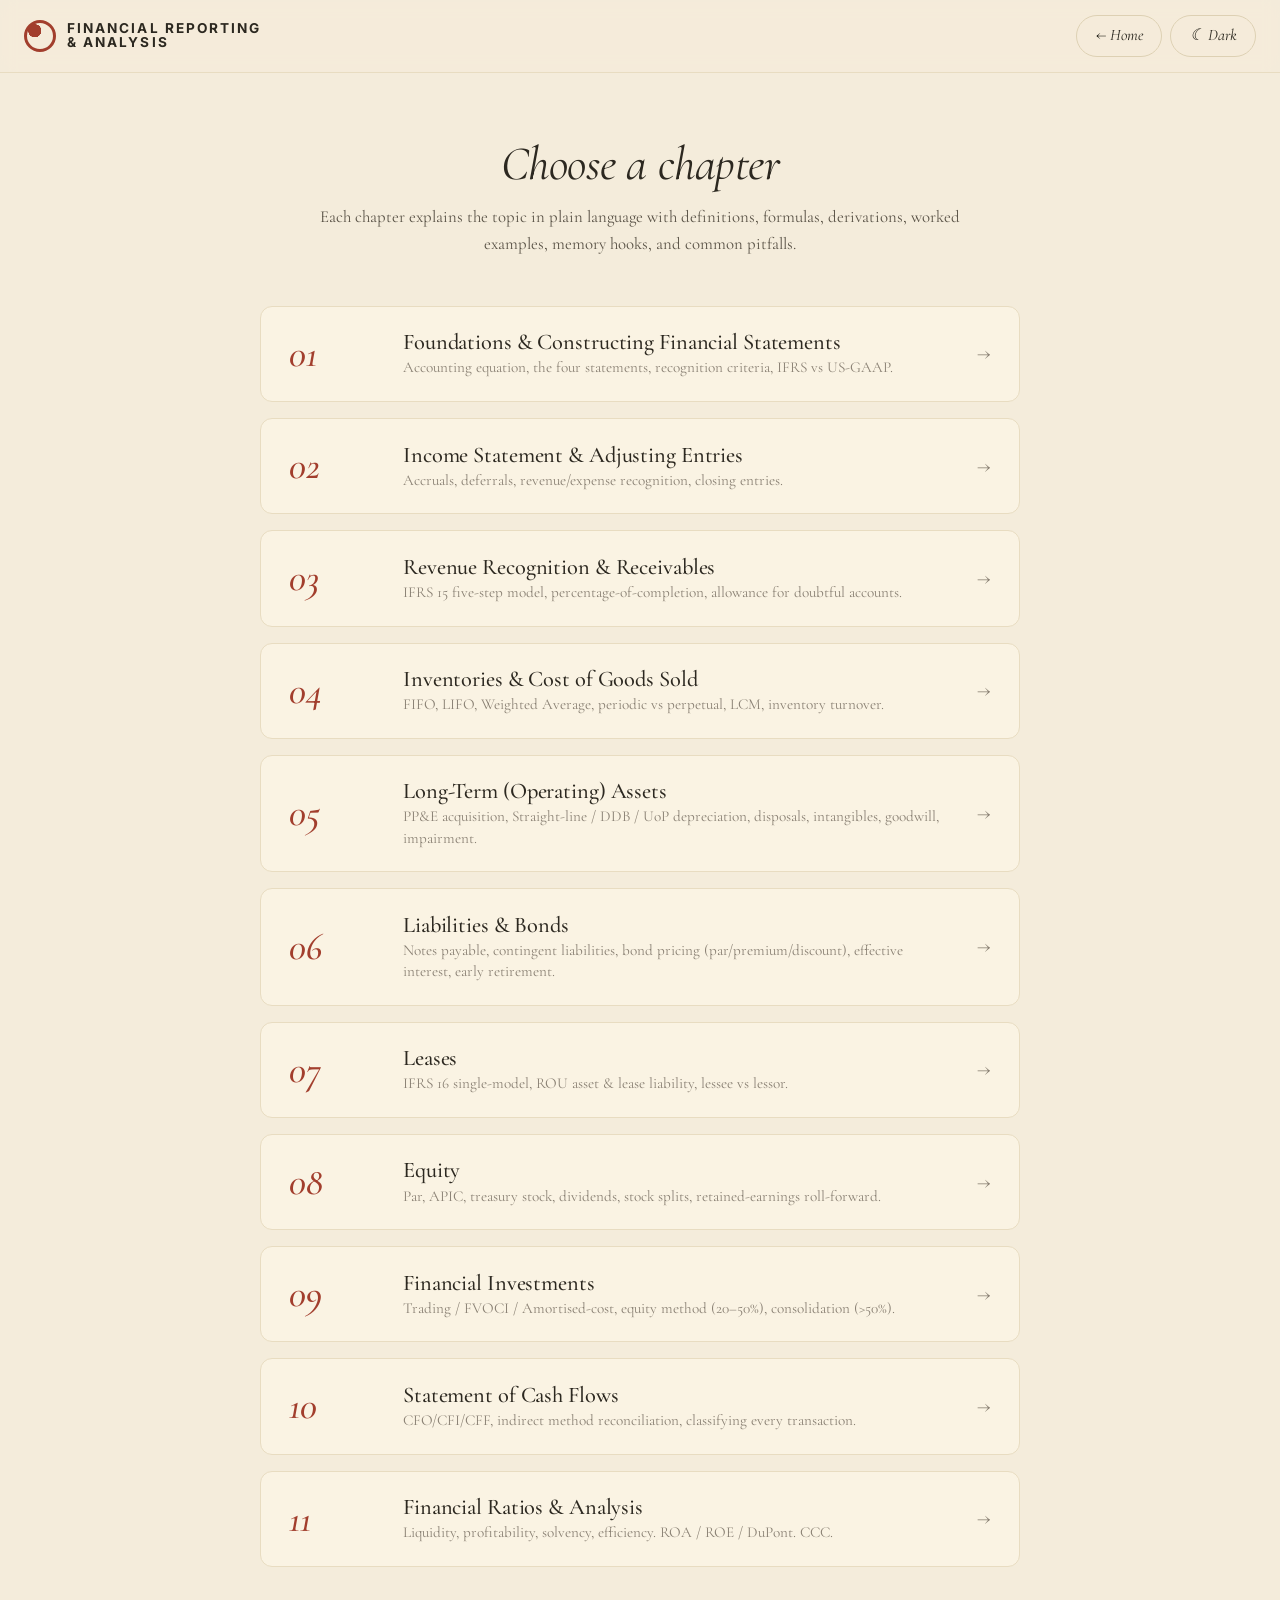
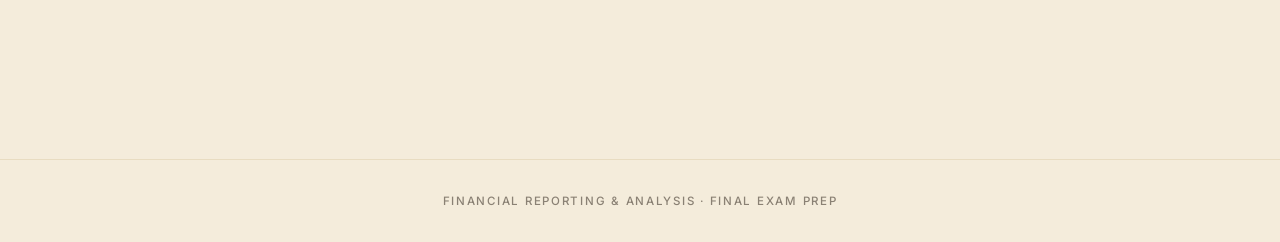
<file: chapters.html>
<!doctype html>
<html lang="en">
<head>
<meta charset="utf-8">
<meta name="viewport" content="width=device-width,initial-scale=1">
<title>Chapters — FRA Exam Hub</title>
<link rel="stylesheet" href="css/main.css">
</head>
<body>
<header class="top">
  <div class="row">
    <a class="brand" href="index.html">
      <span class="logo"></span>
      <span class="brand-label">Financial Reporting<br>&amp; Analysis</span>
    </a>
    <div class="tools">
      <a href="index.html" class="pill-btn">← Home</a>
      <button id="themeBtn" class="pill-btn" onclick="toggleTheme()">☾ Dark</button>
    </div>
  </div>
</header>

<main>
<div class="shell">
  <div class="section-title">
    <h2><em>Choose a chapter</em></h2>
    <p>Each chapter explains the topic in plain language with definitions, formulas, derivations, worked examples, memory hooks, and common pitfalls.</p>
  </div>
  <div id="chList" class="ch-list"></div>
</div>
</main>

<footer class="bot">Financial Reporting &amp; Analysis · Final Exam Prep</footer>

<script src="js/app.js"></script>
<script src="js/data/manifest.js"></script>
<script>
function pad(n){ return String(n).padStart(2,'0'); }
function render(){
  const list = document.getElementById('chList');
  list.innerHTML = MANIFEST.chapters.map((c, i)=>{
    return `<a class="ch-row" href="chapter.html?id=${c.id}">
      <div class="num"><em>${pad(i+1)}</em></div>
      <div class="body">
        <h3>${c.title}</h3>
        <p>${c.blurb}</p>
      </div>
      <div class="arrow">→</div>
    </a>`;
  }).join('');
}
render();
</script>
</body>
</html>
</file>
<file: css/main.css>
/* ============================================================
   FRA Exam Hub — editorial design
   Cream background · burgundy accent · Cormorant serif
   ============================================================ */

@import url('https://fonts.googleapis.com/css2?family=Cormorant+Garamond:ital,wght@0,400;0,500;0,600;0,700;1,400;1,500;1,600&family=Inter:wght@400;500;600;700&display=swap');

*, *::before, *::after { box-sizing: border-box; }

:root {
  /* Light (cream) palette */
  --bg:           #f4ecdb;
  --bg-soft:      #efe5d0;
  --paper:        #faf3e3;
  --paper-2:      #f7eed9;
  --ink:          #2c2820;
  --ink-soft:     #5a5347;
  --ink-mute:     #8a8174;
  --line:         #ddd0b3;
  --line-soft:    #e8dcc1;
  --accent:       #a23e2d;        /* burgundy */
  --accent-soft:  #d57860;
  --accent-bg:    #f0d9d0;
  --green:        #2d5a3a;
  --green-soft:   #d4dfd1;
  --warn:         #8a6611;
  --warn-soft:    #f0e2b8;
  --bad:          #a8332a;
  --bad-soft:     #f0d4d0;
  --shadow:       0 1px 3px rgba(74,57,30,.06), 0 8px 24px rgba(74,57,30,.06);

  --serif: 'Cormorant Garamond', Charter, 'Iowan Old Style', Baskerville, Georgia, serif;
  --sans:  'Inter', -apple-system, BlinkMacSystemFont, 'Segoe UI', sans-serif;
}

[data-theme="dark"] {
  --bg:           #1c1815;
  --bg-soft:      #221d18;
  --paper:        #25201b;
  --paper-2:      #2a241e;
  --ink:          #f0e6d2;
  --ink-soft:     #c9bfa9;
  --ink-mute:     #8c8473;
  --line:         #3d352a;
  --line-soft:    #322c23;
  --accent:       #e07a64;
  --accent-soft:  #cf5d44;
  --accent-bg:    #3a201a;
  --green:        #8fbf9c;
  --green-soft:   #2a3a2d;
  --warn:         #d8b664;
  --warn-soft:    #3a3018;
  --bad:          #e07060;
  --bad-soft:     #3a1e18;
  --shadow:       0 1px 3px rgba(0,0,0,.3), 0 8px 24px rgba(0,0,0,.4);
}

html { scroll-behavior: smooth; }
body {
  margin: 0;
  font-family: var(--serif);
  font-size: 18px;
  line-height: 1.6;
  color: var(--ink);
  background: var(--bg);
  -webkit-font-smoothing: antialiased;
  text-rendering: optimizeLegibility;
}

/* ---------- Typography ---------- */
h1, h2, h3, h4 {
  font-family: var(--serif);
  font-weight: 500;
  line-height: 1.15;
  letter-spacing: -0.01em;
  margin: 0;
}
h1 { font-size: clamp(2.2rem, 5vw, 3.8rem); }
h2 { font-size: clamp(1.6rem, 3vw, 2.4rem); font-weight: 500; }
h3 { font-size: clamp(1.2rem, 2vw, 1.5rem); font-weight: 500; }
h4 { font-size: 1.1rem; font-weight: 600; }

.italic, em.display { font-style: italic; }
.serif { font-family: var(--serif); }
.sans  { font-family: var(--sans); }

p { margin: 0 0 1em; }
a { color: var(--accent); text-decoration: none; transition: color .15s; }
a:hover { color: var(--accent-soft); }

button { cursor: pointer; font: inherit; }
code, pre { font-family: 'JetBrains Mono', 'SF Mono', Menlo, Consolas, monospace; font-size: .9em; }
hr { border: 0; border-top: 1px solid var(--line); margin: 2.5rem auto; max-width: 80px; }

/* ---------- Layout ---------- */
.shell { max-width: 1200px; margin: 0 auto; padding: 0 1.5rem; }
.prose { max-width: 760px; margin: 0 auto; }
.center { text-align: center; }
.muted  { color: var(--ink-mute); }

.label-sm {
  font-family: var(--sans);
  font-size: .72rem;
  font-weight: 500;
  letter-spacing: .12em;
  text-transform: uppercase;
  color: var(--ink-mute);
}

/* ---------- Header ---------- */
header.top {
  position: sticky; top: 0; z-index: 50;
  background: color-mix(in srgb, var(--bg) 90%, transparent);
  backdrop-filter: saturate(150%) blur(8px);
  border-bottom: 1px solid var(--line-soft);
}
header.top .row {
  display: flex; align-items: center; justify-content: space-between;
  height: 72px; padding: 0 1.5rem;
  max-width: 1400px; margin: 0 auto;
}
.brand {
  display: flex; align-items: center; gap: .7rem;
  font-family: var(--sans); font-weight: 700;
  font-size: .85rem; letter-spacing: .15em; text-transform: uppercase;
  color: var(--ink);
}
.brand:hover { color: var(--ink); }
.brand .logo {
  width: 32px; height: 32px; border-radius: 50%;
  border: 3px solid var(--accent);
  background: radial-gradient(circle at 30% 30%, var(--accent) 25%, transparent 26%);
}
.brand-label { line-height: 1; }

.tools { display: flex; gap: .5rem; align-items: center; }
.pill-btn {
  display: inline-flex; align-items: center; gap: .4rem;
  font-family: var(--serif); font-style: italic; font-size: 1rem;
  padding: .45rem 1.15rem; border-radius: 999px;
  border: 1px solid var(--line);
  background: transparent; color: var(--ink);
  transition: all .15s;
}
.pill-btn:hover { background: var(--paper-2); border-color: var(--ink-soft); color: var(--ink); text-decoration: none; }

main { padding: 0 0 8rem; }

/* ---------- Hero ---------- */
.hero { padding: 6rem 0 3rem; text-align: center; }
.hero .eyebrow {
  font-family: var(--sans); font-size: .78rem; font-weight: 500;
  letter-spacing: .25em; text-transform: uppercase;
  color: var(--accent); margin-bottom: 1.5rem;
}
.hero h1 {
  font-size: clamp(2.6rem, 6vw, 4.6rem);
  font-weight: 400; line-height: 1.05;
  margin: 0 auto 1.5rem; max-width: 12ch;
}
.hero h1 .accent {
  color: var(--accent); font-style: italic; font-weight: 500;
  display: block;
}
.hero .lede {
  max-width: 36rem; margin: 0 auto;
  font-size: 1.15rem; color: var(--ink-soft);
  font-style: italic;
}

.divider-line {
  width: 60px; height: 1px; background: var(--ink-mute);
  margin: 2rem auto 3rem; opacity: .5;
}

/* ---------- Mode/Tile Cards ---------- */
.mode-grid {
  display: grid; grid-template-columns: repeat(auto-fit, minmax(280px, 1fr));
  gap: 1.25rem;
  margin: 2rem 0;
}
.mode-card {
  display: block;
  background: var(--paper);
  border: 1px solid var(--line-soft);
  border-radius: 14px;
  padding: 2.25rem 2.25rem 2.5rem;
  color: var(--ink);
  transition: transform .2s, box-shadow .2s, border-color .2s;
  position: relative;
}
.mode-card:hover {
  transform: translateY(-3px);
  box-shadow: var(--shadow);
  border-color: var(--accent);
  text-decoration: none; color: var(--ink);
}
.mode-card .num {
  font-family: var(--serif); font-style: italic;
  font-size: 4.2rem; line-height: 1; font-weight: 500;
  color: var(--accent); margin-bottom: 1.5rem;
}
.mode-card.green .num { color: var(--green); }
.mode-card.warn  .num { color: var(--warn); }
.mode-card .kicker {
  font-family: var(--sans); font-size: .72rem; font-weight: 600;
  letter-spacing: .15em; text-transform: uppercase;
  color: var(--ink-mute); margin-bottom: .5rem;
}
.mode-card h3 {
  font-size: 2.2rem; font-weight: 400;
  margin-bottom: .8rem;
}
.mode-card p {
  color: var(--ink-soft); font-size: 1rem; line-height: 1.55;
  margin: 0;
}

/* ---------- Chapter list ---------- */
.section-title {
  text-align: center; padding: 4rem 0 1rem;
}
.section-title h2 {
  font-style: italic; font-weight: 400;
  font-size: clamp(2rem, 4vw, 3rem);
}
.section-title p { color: var(--ink-soft); font-size: 1.05rem; max-width: 40rem; margin: .75rem auto 0; }

.ch-list {
  display: flex; flex-direction: column; gap: 1rem;
  max-width: 760px; margin: 2rem auto 0;
}
.ch-row {
  display: grid; grid-template-columns: 90px 1fr auto;
  align-items: center; gap: 1.5rem;
  background: var(--paper);
  border: 1px solid var(--line-soft);
  border-radius: 12px;
  padding: 1.4rem 1.75rem;
  color: var(--ink);
  transition: border-color .15s, transform .15s;
}
.ch-row:hover { border-color: var(--accent); text-decoration: none; color: var(--ink); }
.ch-row .num {
  font-family: var(--serif); font-style: italic;
  font-size: 2.4rem; font-weight: 500;
  color: var(--accent); line-height: 1;
}
.ch-row .body h3 {
  font-size: 1.4rem; font-weight: 500; margin-bottom: .15rem;
  letter-spacing: -.005em;
}
.ch-row .body p { margin: 0; color: var(--ink-mute); font-size: .95rem; line-height: 1.4; }
.ch-row .arrow {
  font-size: 1.3rem; color: var(--ink-mute);
  transition: transform .15s, color .15s;
}
.ch-row:hover .arrow { transform: translateX(4px); color: var(--accent); }
@media (max-width: 600px){
  .ch-row { grid-template-columns: 50px 1fr auto; gap: .9rem; padding: 1.1rem 1.25rem; }
  .ch-row .num { font-size: 1.8rem; }
  .ch-row .body h3 { font-size: 1.15rem; }
}

/* ---------- Chapter article ---------- */
.chap-back {
  display: inline-flex; align-items: center; gap: .35rem;
  margin: 2rem 0 0;
  font-family: var(--serif); font-style: italic;
}

article.chapter {
  font-size: 1.1rem; line-height: 1.7;
  padding: 3rem 0 2rem;
}
article.chapter h1 {
  font-size: clamp(2.4rem, 5vw, 4rem);
  font-weight: 400; margin-bottom: 1rem;
  letter-spacing: -0.01em;
}
article.chapter .chap-meta {
  font-family: var(--sans); font-size: .8rem; font-weight: 500;
  letter-spacing: .15em; text-transform: uppercase;
  color: var(--accent);
  margin-bottom: 1rem;
}
article.chapter > p:first-of-type, article.chapter > .lede {
  font-size: 1.2rem; color: var(--ink-soft);
  font-style: italic; margin-bottom: 2rem;
}
article.chapter h2 {
  font-size: 2rem; font-weight: 500; font-style: italic;
  margin: 3rem 0 .5rem;
  border-top: 1px solid var(--line);
  padding-top: 2.5rem;
}
article.chapter h3 { margin: 2rem 0 .5rem; font-size: 1.4rem; }
article.chapter ul, article.chapter ol { padding-left: 1.4rem; }
article.chapter li { margin: .35rem 0; }
article.chapter strong { color: var(--ink); font-weight: 600; }

/* Pull-quote intro */
.intro-quote {
  border-left: 3px solid var(--accent);
  padding: .5rem 0 .5rem 1.5rem;
  margin: 1.5rem 0 2.5rem;
  font-style: italic; font-size: 1.15rem; line-height: 1.6;
  color: var(--ink-soft);
}
.intro-quote em { color: var(--accent); font-weight: 500; }

/* Definition box */
.def {
  background: var(--paper-2);
  border-left: 3px solid var(--accent);
  border-radius: 0 8px 8px 0;
  padding: 1rem 1.25rem;
  margin: 1.25rem 0;
}
.def .label {
  font-family: var(--sans); font-size: .68rem; font-weight: 600;
  letter-spacing: .14em; text-transform: uppercase;
  color: var(--accent); margin-bottom: .35rem;
}
.def .term { font-weight: 600; }

/* Formula box */
.formula {
  background: var(--paper-2);
  border: 1px solid var(--line-soft);
  border-radius: 10px;
  padding: 1rem 1.25rem;
  margin: 1.25rem 0;
}
.formula .name {
  font-family: var(--sans); font-size: .85rem; font-weight: 600;
  letter-spacing: .02em; color: var(--ink);
  margin-bottom: .35rem;
}
.formula .expr { padding: .35rem 0; font-size: 1.1rem; }
.formula .when {
  font-family: var(--sans); font-size: .85rem;
  color: var(--ink-mute);
  margin-top: .5rem; padding-top: .5rem;
  border-top: 1px dashed var(--line);
}
.formula .when::before {
  content: "When to use — "; color: var(--accent); font-weight: 600;
}

/* Memory hook */
.hook {
  background: var(--green-soft);
  border-left: 3px solid var(--green);
  padding: 1rem 1.25rem;
  border-radius: 0 8px 8px 0;
  margin: 1.25rem 0;
}
.hook .label {
  font-family: var(--sans); font-size: .68rem; font-weight: 600;
  letter-spacing: .14em; text-transform: uppercase;
  color: var(--green); margin-bottom: .35rem;
}

/* Pitfall */
.pitfall {
  background: var(--bad-soft);
  border-left: 3px solid var(--bad);
  padding: 1rem 1.25rem;
  border-radius: 0 8px 8px 0;
  margin: 1.25rem 0;
}
.pitfall .label {
  font-family: var(--sans); font-size: .68rem; font-weight: 600;
  letter-spacing: .14em; text-transform: uppercase;
  color: var(--bad); margin-bottom: .35rem;
}

/* Worked example */
.example {
  background: var(--paper);
  border: 1px solid var(--line);
  border-radius: 12px;
  padding: 1.5rem 1.75rem;
  margin: 1.75rem 0;
}
.example h4 {
  font-size: 1.2rem; font-weight: 600;
  margin-bottom: 1rem; color: var(--ink);
}
.example .step {
  margin: .6rem 0; padding-left: 1.25rem;
  border-left: 2px solid var(--line);
  position: relative;
}
.example .step::before {
  content: ""; position: absolute; left: -5px; top: .65rem;
  width: 8px; height: 8px; background: var(--accent); border-radius: 50%;
}
.example .step .why {
  color: var(--ink-mute); font-size: .92rem; font-style: italic; margin-top: .15rem;
}
.example .answer {
  display: inline-block; margin-top: 1rem;
  font-weight: 600; padding: .55rem 1rem;
  background: var(--green-soft); color: var(--green);
  border-radius: 6px;
}
.example .answer::before { content: "→ "; }

/* Collapsibles */
details.collapsible {
  margin: .8rem 0;
  border: 1px solid var(--line);
  border-radius: 8px;
  background: var(--paper);
}
details.collapsible summary {
  cursor: pointer; padding: .7rem 1rem;
  font-family: var(--sans); font-weight: 500; font-size: .92rem;
  list-style: none; display: flex; align-items: center; gap: .5rem;
}
details.collapsible summary::-webkit-details-marker { display: none; }
details.collapsible summary::before {
  content: "▸"; color: var(--ink-mute); transition: transform .15s;
  display: inline-block;
}
details.collapsible[open] summary::before { transform: rotate(90deg); }
details.collapsible .body { padding: 0 1rem 1rem; }

/* ---------- Sidebar ToC ---------- */
.layout-with-sidebar {
  display: grid; grid-template-columns: 240px 1fr;
  gap: 3.5rem; align-items: start;
  padding: 2rem 0;
}
@media (max-width: 980px){
  .layout-with-sidebar { grid-template-columns: 1fr; gap: 0; }
  .sidebar { display: none; }
}
.sidebar {
  position: sticky; top: 90px;
  font-family: var(--sans); font-size: .9rem;
  padding-top: 3rem;
}
.sidebar h4 {
  font-family: var(--sans); font-size: .68rem; font-weight: 600;
  letter-spacing: .15em; text-transform: uppercase;
  color: var(--ink-mute); margin: 1.25rem 0 .5rem;
}
.sidebar ul { list-style: none; padding: 0; margin: 0; }
.sidebar a {
  display: block; padding: .35rem .75rem;
  color: var(--ink-soft); border-left: 2px solid transparent;
  border-radius: 0 4px 4px 0; font-size: .88rem;
  transition: all .12s;
}
.sidebar a:hover {
  color: var(--ink); text-decoration: none;
  background: var(--paper-2);
}
.sidebar a.active {
  color: var(--accent); border-left-color: var(--accent);
  background: var(--accent-bg);
  font-weight: 500;
}

/* ---------- Quiz ---------- */
.quiz-shell { max-width: 760px; margin: 0 auto; padding: 2rem 0; }
.quiz-bar {
  display: flex; justify-content: space-between; align-items: center;
  padding: .9rem 1.25rem; background: var(--paper);
  border: 1px solid var(--line-soft); border-radius: 10px;
  margin-bottom: 1.25rem; font-family: var(--sans); font-size: .9rem;
}
.qprog { display: flex; align-items: center; gap: .8rem; }
.qprog .bar {
  width: 160px; height: 5px; background: var(--paper-2);
  border-radius: 99px; overflow: hidden;
}
.qprog .bar > span {
  display: block; height: 100%; background: var(--accent);
  transition: width .3s ease-out;
}
.qprog .stat { color: var(--ink-mute); }
.qprog .stat strong { color: var(--ink); font-weight: 600; }

.qcard {
  background: var(--paper);
  border: 1px solid var(--line-soft);
  border-radius: 12px;
  padding: 1.75rem 2rem;
  margin-bottom: 1.25rem;
  box-shadow: var(--shadow);
}
.qcard .qhead {
  display: flex; gap: .5rem; align-items: center;
  margin-bottom: .5rem;
  font-family: var(--sans);
}
.qcard .qnum {
  font-size: .72rem; font-weight: 600; letter-spacing: .12em;
  text-transform: uppercase; color: var(--ink-mute);
}
.qcard .qstem {
  margin: .5rem 0 1.25rem;
  font-size: 1.08rem; line-height: 1.55;
  color: var(--ink);
}
.qcard .qstem table {
  border-collapse: collapse; margin: .75rem 0; font-size: .94rem; width: 100%;
}
.qcard .qstem th, .qcard .qstem td {
  border: 1px solid var(--line); padding: .4rem .65rem; text-align: left;
}
.qcard .qstem th { background: var(--paper-2); font-family: var(--sans); font-size: .85rem; font-weight: 600; }
.qcard .qstem ul { padding-left: 1.25rem; margin: .35rem 0; }

.opts { display: flex; flex-direction: column; gap: .55rem; }
.opts label {
  display: flex; gap: .85rem; align-items: flex-start;
  padding: .85rem 1.1rem;
  border: 1.5px solid var(--line);
  border-radius: 8px; cursor: pointer;
  background: var(--paper-2);
  transition: all .12s;
  line-height: 1.45;
}
.opts label:hover { border-color: var(--accent); background: var(--accent-bg); }
.opts label.selected { border-color: var(--accent); background: var(--accent-bg); }
.opts label.correct  { border-color: var(--green); background: var(--green-soft); }
.opts label.wrong    { border-color: var(--bad); background: var(--bad-soft); }
.opts label.locked { cursor: default; pointer-events: none; }
.opts label .letter {
  font-family: var(--sans); font-weight: 600;
  color: var(--ink-mute); min-width: 1.4em;
}
.opts label.correct .letter { color: var(--green); }
.opts label.wrong .letter   { color: var(--bad); }
.opts input[type=radio] { display: none; }

.numeric-in { display: flex; gap: .65rem; align-items: center; }
.numeric-in input {
  flex: 1; padding: .7rem 1rem;
  border: 1.5px solid var(--line); border-radius: 8px;
  background: var(--paper-2); color: var(--ink);
  font: inherit; font-size: 1.05rem;
}
.numeric-in input:focus {
  outline: none; border-color: var(--accent);
  background: var(--paper);
}

.qfeedback {
  margin-top: 1.25rem; padding: 1rem 1.25rem;
  border-radius: 8px; font-size: .98rem;
}
.qfeedback.ok { background: var(--green-soft); border-left: 3px solid var(--green); }
.qfeedback.no { background: var(--bad-soft); border-left: 3px solid var(--bad); }
.qfeedback .head {
  font-family: var(--sans); font-weight: 600; margin-bottom: .35rem;
}
.qfeedback .head.ok { color: var(--green); }
.qfeedback .head.no { color: var(--bad); }
.qfeedback details { margin-top: .65rem; }
.qfeedback details summary {
  cursor: pointer; font-family: var(--sans); font-weight: 600;
  color: var(--accent); font-size: .9rem;
}

.qctrls {
  display: flex; justify-content: space-between; gap: .75rem;
  margin-top: 1.25rem;
}

/* Buttons */
.btn {
  display: inline-flex; align-items: center; gap: .4rem;
  background: var(--accent); color: #fff;
  border: 1px solid var(--accent);
  padding: .65rem 1.4rem; border-radius: 999px;
  font-family: var(--serif); font-style: italic; font-size: 1rem; font-weight: 500;
  transition: background .12s, border-color .12s;
}
.btn:hover { background: #8a3424; color: #fff; text-decoration: none; }
.btn.ghost { background: transparent; color: var(--ink); border-color: var(--line); }
.btn.ghost:hover { background: var(--paper-2); border-color: var(--ink-soft); }
.btn.sm { padding: .35rem .9rem; font-size: .9rem; }
.btn.success { background: var(--green); border-color: var(--green); }
.btn.success:hover { background: #1e3f28; }
.btn.danger { background: var(--bad); border-color: var(--bad); }

.weak-pill {
  display: inline-flex; align-items: center; gap: .35rem;
  padding: .3rem .8rem; border-radius: 99px;
  background: var(--warn-soft); color: var(--warn);
  font-family: var(--sans); font-size: .78rem; font-weight: 500;
  cursor: pointer; border: 1.5px solid transparent;
  transition: border-color .15s;
}
.weak-pill:hover { border-color: var(--warn); }
.weak-pill.active { border-color: var(--warn); font-weight: 600; }

/* ---------- Score / report ---------- */
.score-card {
  text-align: center; padding: 3rem 2rem;
  background: var(--paper); border: 1px solid var(--line-soft);
  border-radius: 14px; margin: 1.5rem 0;
}
.score-card .num {
  font-family: var(--serif); font-style: italic;
  font-size: 5rem; font-weight: 500; color: var(--accent);
  line-height: 1;
}
.score-card .lbl {
  font-family: var(--sans); font-size: .85rem; font-weight: 500;
  letter-spacing: .14em; text-transform: uppercase;
  color: var(--ink-mute); margin-top: .35rem;
}

/* ---------- Mock exam timer ---------- */
.timer {
  font-family: var(--sans); font-weight: 600;
  font-variant-numeric: tabular-nums;
  font-size: 1.05rem;
  padding: .5rem 1rem; border-radius: 99px;
  background: var(--accent-bg); color: var(--accent);
  border: 1px solid var(--accent);
}
.timer.warn { background: var(--warn-soft); color: var(--warn); border-color: var(--warn); }
.timer.danger { background: var(--bad-soft); color: var(--bad); border-color: var(--bad); }

.ms-check {
  display: flex; align-items: flex-start; gap: .6rem;
  margin: .4rem 0; font-size: .96rem;
  font-family: var(--sans);
}
.ms-check input { margin-top: .35rem; }

/* ---------- Filters / select chips ---------- */
.filter-chips {
  display: flex; flex-wrap: wrap; gap: .5rem;
  margin: 1rem 0;
}
.chip {
  font-family: var(--sans); font-size: .82rem;
  padding: .35rem .85rem; border-radius: 99px;
  border: 1.5px solid var(--line); background: var(--paper-2);
  color: var(--ink-soft); cursor: pointer;
  transition: all .15s;
}
.chip:hover { border-color: var(--ink-mute); color: var(--ink); }
.chip.active {
  background: var(--accent); color: #fff; border-color: var(--accent);
}

.filter-section {
  background: var(--paper); border: 1px solid var(--line-soft);
  border-radius: 12px; padding: 1.25rem 1.5rem;
  margin-bottom: 1.5rem;
}
.filter-section h4 {
  font-family: var(--sans); font-size: .75rem; font-weight: 600;
  letter-spacing: .12em; text-transform: uppercase;
  color: var(--ink-mute); margin-bottom: .55rem;
}

/* ---------- Tables ---------- */
table.tbl {
  width: 100%; border-collapse: collapse;
  margin: 1rem 0; font-size: .95rem;
}
table.tbl th, table.tbl td {
  border: 1px solid var(--line); padding: .5rem .75rem; text-align: left;
}
table.tbl th {
  background: var(--paper-2); font-family: var(--sans);
  font-size: .85rem; font-weight: 600;
}

/* ---------- Footer ---------- */
footer.bot {
  border-top: 1px solid var(--line-soft);
  padding: 2rem 0; margin-top: 4rem;
  text-align: center;
  font-family: var(--sans);
  font-size: .72rem; font-weight: 500;
  letter-spacing: .15em; text-transform: uppercase;
  color: var(--ink-mute);
}

/* ---------- Forms ---------- */
input[type="text"], input[type="search"], input[type="number"], textarea, select {
  font: inherit; padding: .65rem .9rem;
  border: 1.5px solid var(--line); border-radius: 8px;
  background: var(--paper); color: var(--ink);
  font-size: 1rem;
}
input:focus, textarea:focus, select:focus {
  outline: none; border-color: var(--accent);
}
.search-bar {
  width: 100%; padding: .85rem 1.1rem;
  border-radius: 99px; border: 1.5px solid var(--line);
  background: var(--paper); font-size: 1rem;
  font-family: var(--serif);
}

/* ---------- Misc ---------- */
.row-flex { display: flex; gap: .85rem; flex-wrap: wrap; align-items: center; }
.spacer { height: 1.25rem; }
.empty { padding: 3rem 1rem; text-align: center; color: var(--ink-mute); }

/* Badges */
.badge {
  display: inline-block; padding: .15rem .65rem;
  border-radius: 99px; font-size: .72rem;
  font-family: var(--sans); font-weight: 500; letter-spacing: .03em;
}
.badge.easy  { background: var(--green-soft); color: var(--green); }
.badge.med   { background: var(--warn-soft); color: var(--warn); }
.badge.hard  { background: var(--bad-soft); color: var(--bad); }
.badge.exam  { background: var(--accent-bg); color: var(--accent); }
.badge.src   { background: var(--paper-2); color: var(--ink-mute); }

.kbd {
  display: inline-block; padding: .08rem .4rem;
  border: 1px solid var(--line); border-bottom-width: 2px; border-radius: 4px;
  background: var(--paper-2); font-family: 'JetBrains Mono', monospace;
  font-size: .78em; color: var(--ink);
}

/* ---------- Print ---------- */
@media print {
  header.top, .tools, .qctrls, .pill-btn, .sidebar, footer.bot, .btn { display: none !important; }
  body { background: #fff; color: #000; }
  .qcard, .card, .example, .formula, .def { box-shadow: none; border: 1px solid #ccc; }
  article.chapter { font-size: 11pt; }
  .layout-with-sidebar { grid-template-columns: 1fr; gap: 0; }
  a { color: #000; text-decoration: underline; }
  details.collapsible[open] .body, details.collapsible .body { display: block !important; }
}
</file>
